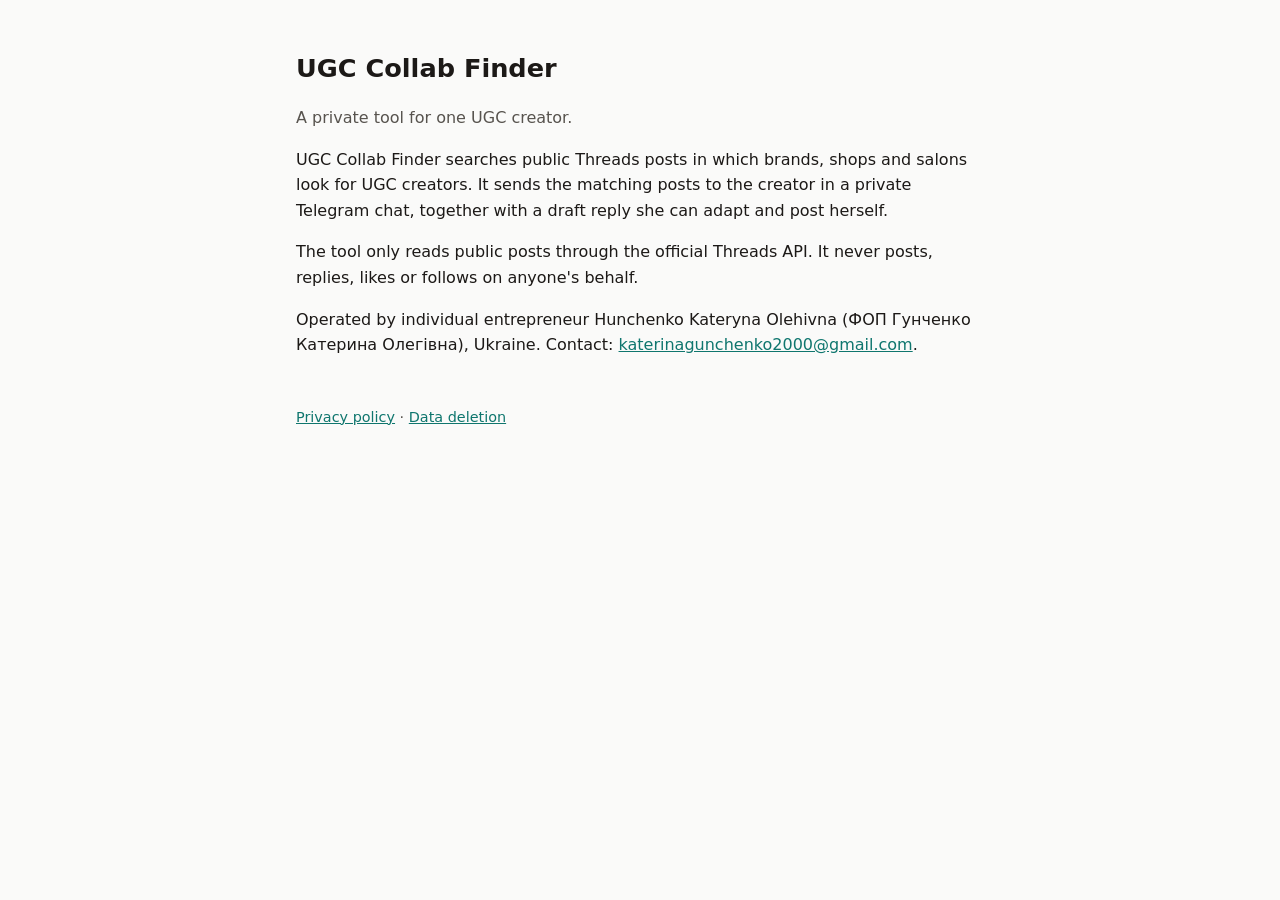
<file: index.html>
<!doctype html>
<html lang="en">
<head>
  <meta charset="utf-8">
  <meta name="viewport" content="width=device-width, initial-scale=1">
  <title>UGC Collab Finder</title>
  <link rel="stylesheet" href="style.css">
</head>
<body>
<main>
  <h1>UGC Collab Finder</h1>
  <p class="muted">A private tool for one UGC creator.</p>

  <p>UGC Collab Finder searches public Threads posts in which brands, shops and salons look for UGC creators.
    It sends the matching posts to the creator in a private Telegram chat, together with a draft reply she can
    adapt and post herself.</p>

  <p>The tool only reads public posts through the official Threads API. It never posts, replies, likes or
    follows on anyone's behalf.</p>

  <p>Operated by individual entrepreneur Hunchenko Kateryna Olehivna (ФОП Гунченко Катерина Олегівна), Ukraine.
    Contact: <a href="mailto:katerinagunchenko2000@gmail.com">katerinagunchenko2000@gmail.com</a>.</p>

  <footer class="muted"><a href="privacy/">Privacy policy</a> · <a href="data-deletion/">Data deletion</a></footer>
</main>
</body>
</html>
</file>
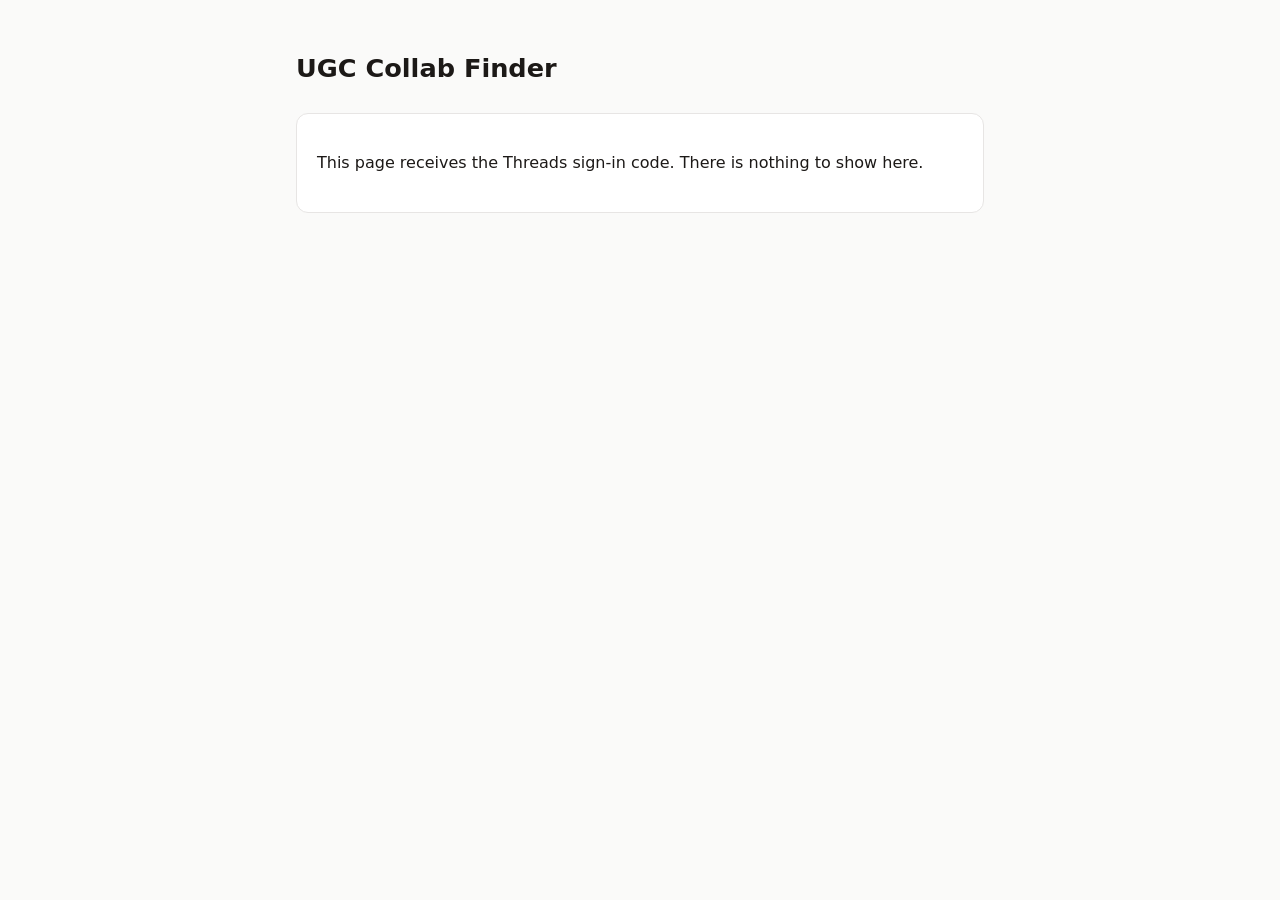
<file: callback/index.html>
<!doctype html>
<html lang="en">
<head>
  <meta charset="utf-8">
  <meta name="viewport" content="width=device-width, initial-scale=1">
  <meta name="robots" content="noindex">
  <meta name="referrer" content="no-referrer">
  <title>UGC Collab Finder: sign-in</title>
  <link rel="stylesheet" href="../style.css">
</head>
<body>
<main>
  <h1>UGC Collab Finder</h1>

  <div id="ok" class="card" hidden>
    <p><b>Threads sign-in is complete.</b> Copy the code below and send it to Alex. It works once and expires in
      one hour.</p>
    <p lang="ru" class="muted">Вход через Threads выполнен. Скопируйте код и отправьте Алексу. Код одноразовый и
      действует один час.</p>
    <textarea id="code" readonly aria-label="Authorization code"></textarea>
    <button id="copy" type="button">Copy code</button>
  </div>

  <div id="err" class="card" hidden>
    <p><b>Sign-in did not complete.</b></p>
    <p id="err-text" class="muted"></p>
  </div>

  <div id="none" class="card" hidden>
    <p>This page receives the Threads sign-in code. There is nothing to show here.</p>
  </div>
</main>
<script>
  // The code stays in this browser tab: nothing is sent anywhere. It is useless without the app secret.
  const params = new URLSearchParams(location.search);
  const code = params.get('code');
  const error = params.get('error_description') || params.get('error_reason') || params.get('error');
  if (code) {
    document.getElementById('code').value = code;
    document.getElementById('ok').hidden = false;
  } else if (error) {
    document.getElementById('err-text').textContent = error;
    document.getElementById('err').hidden = false;
  } else {
    document.getElementById('none').hidden = false;
  }
  // Keep the code out of the address bar and browser history once it is on screen.
  if (location.search) history.replaceState(null, '', location.pathname);
  document.getElementById('copy').addEventListener('click', async () => {
    const box = document.getElementById('code');
    const btn = document.getElementById('copy');
    try {
      await navigator.clipboard.writeText(box.value);
    } catch (e) {
      box.select();
      document.execCommand('copy');
    }
    btn.textContent = 'Copied';
  });
</script>
</body>
</html>
</file>
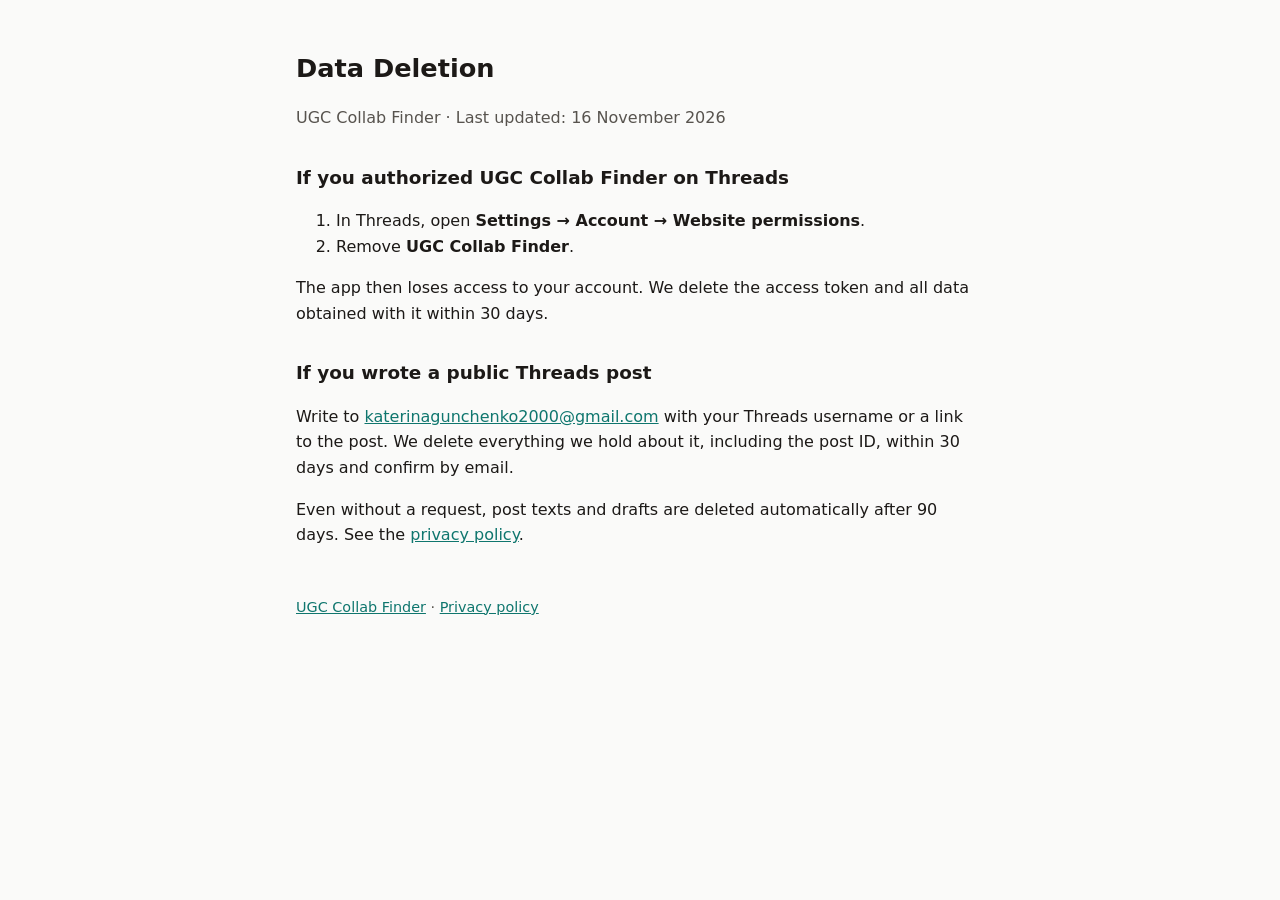
<file: data-deletion/index.html>
<!doctype html>
<html lang="en">
<head>
  <meta charset="utf-8">
  <meta name="viewport" content="width=device-width, initial-scale=1">
  <title>UGC Collab Finder: Data Deletion</title>
  <link rel="stylesheet" href="../style.css">
</head>
<body>
<main>
  <h1>Data Deletion</h1>
  <p class="muted">UGC Collab Finder · Last updated: 16 November 2026</p>

  <h2>If you authorized UGC Collab Finder on Threads</h2>
  <ol>
    <li>In Threads, open <b>Settings → Account → Website permissions</b>.</li>
    <li>Remove <b>UGC Collab Finder</b>.</li>
  </ol>
  <p>The app then loses access to your account. We delete the access token and all data obtained with it within
    30 days.</p>

  <h2>If you wrote a public Threads post</h2>
  <p>Write to <a href="mailto:katerinagunchenko2000@gmail.com">katerinagunchenko2000@gmail.com</a> with your
    Threads username or a link to the post. We delete everything we hold about it, including the post ID, within
    30 days and confirm by email.</p>

  <p>Even without a request, post texts and drafts are deleted automatically after 90 days. See the
    <a href="../privacy/">privacy policy</a>.</p>

  <footer class="muted"><a href="../">UGC Collab Finder</a> · <a href="../privacy/">Privacy policy</a></footer>
</main>
</body>
</html>
</file>
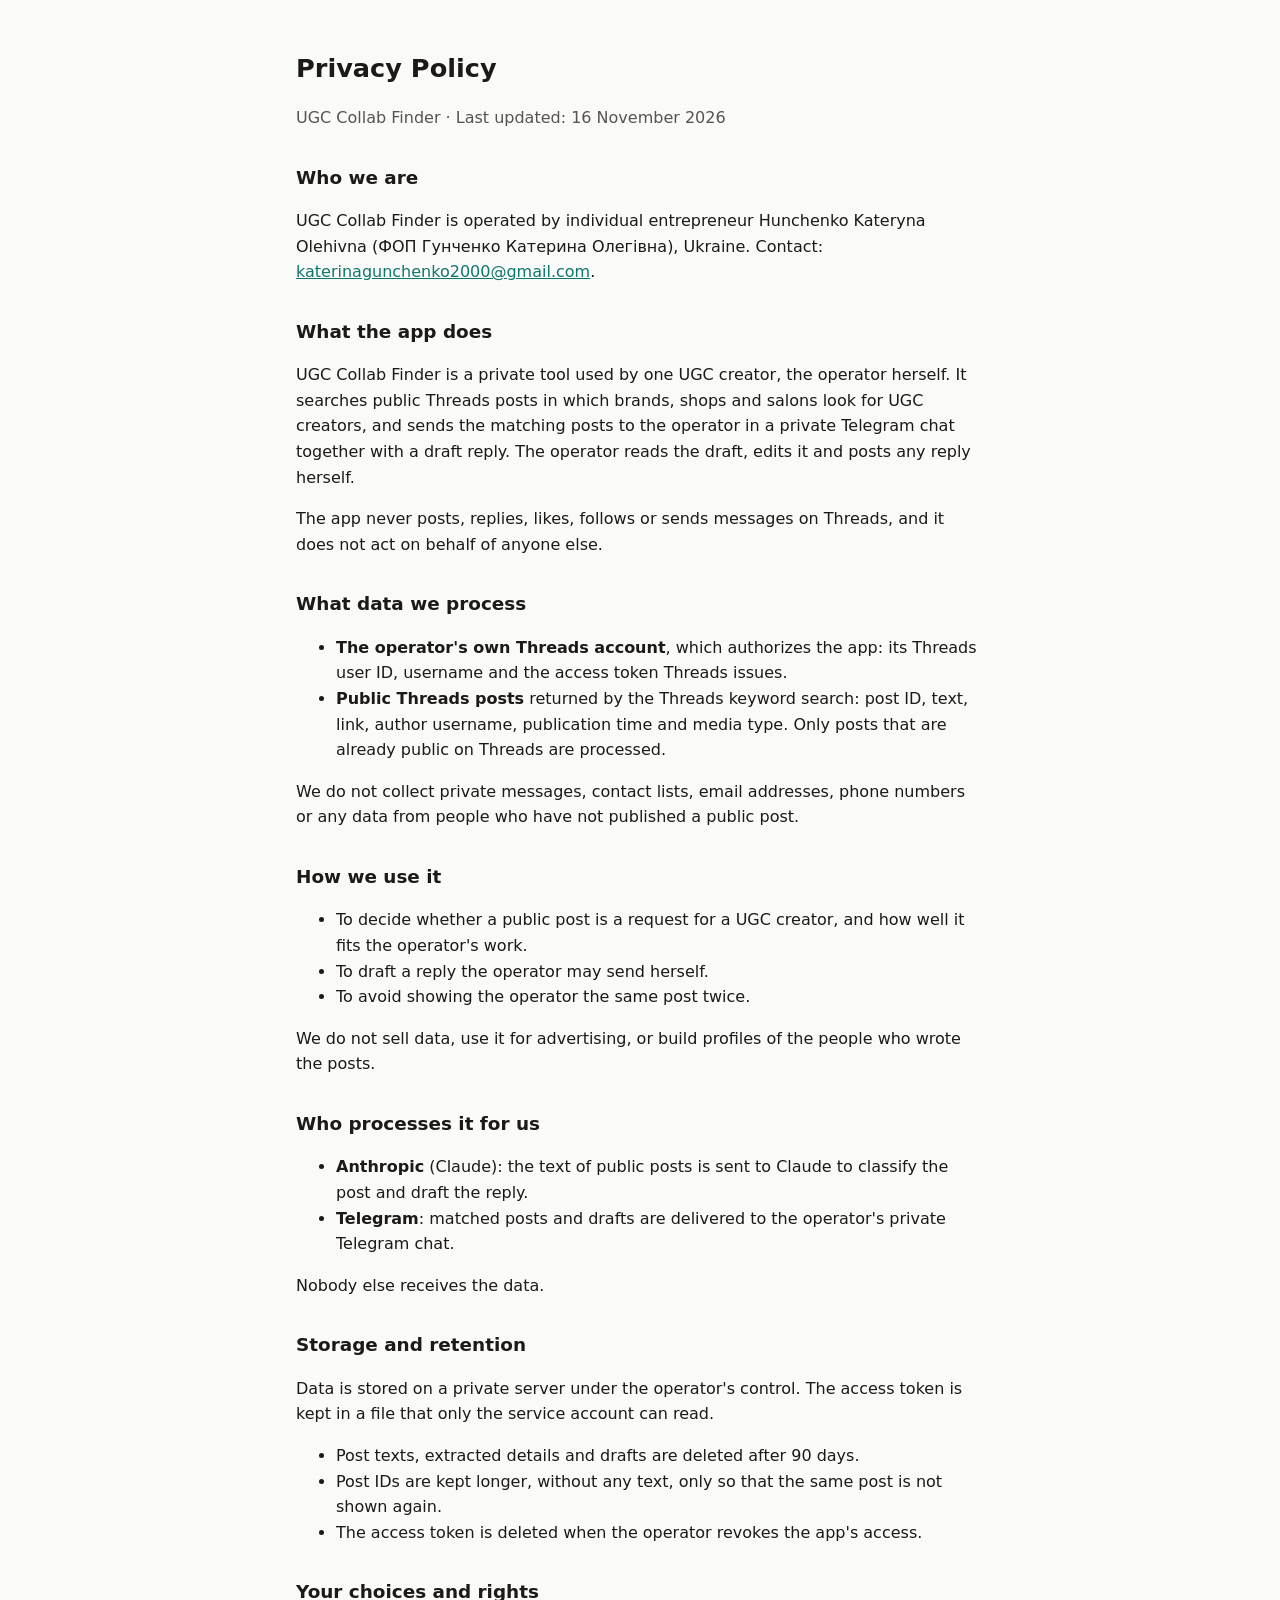
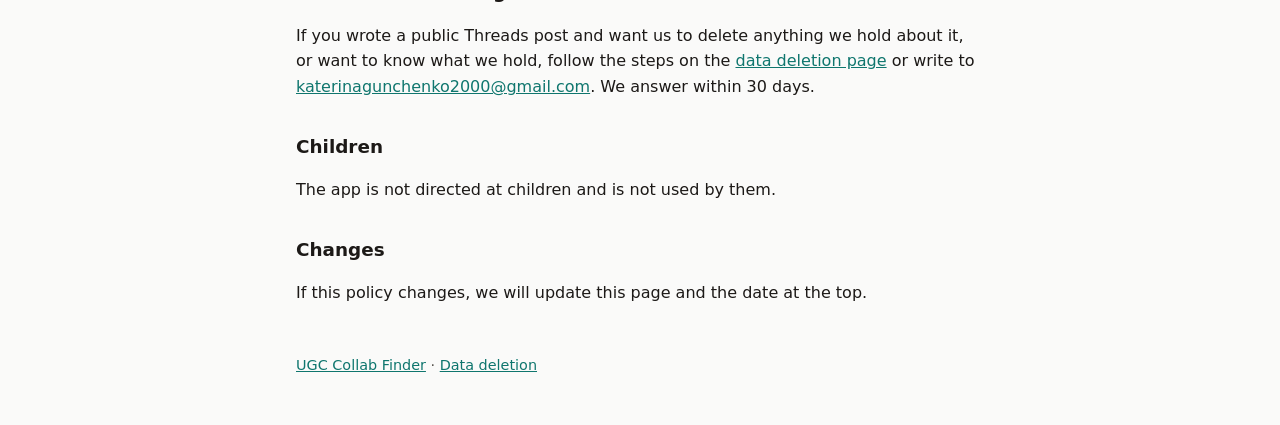
<file: privacy/index.html>
<!doctype html>
<html lang="en">
<head>
  <meta charset="utf-8">
  <meta name="viewport" content="width=device-width, initial-scale=1">
  <title>UGC Collab Finder: Privacy Policy</title>
  <link rel="stylesheet" href="../style.css">
</head>
<body>
<main>
  <h1>Privacy Policy</h1>
  <p class="muted">UGC Collab Finder · Last updated: 16 November 2026</p>

  <h2>Who we are</h2>
  <p>UGC Collab Finder is operated by individual entrepreneur Hunchenko Kateryna Olehivna
    (ФОП Гунченко Катерина Олегівна), Ukraine. Contact:
    <a href="mailto:katerinagunchenko2000@gmail.com">katerinagunchenko2000@gmail.com</a>.</p>

  <h2>What the app does</h2>
  <p>UGC Collab Finder is a private tool used by one UGC creator, the operator herself. It searches public
    Threads posts in which brands, shops and salons look for UGC creators, and sends the matching posts to the
    operator in a private Telegram chat together with a draft reply. The operator reads the draft, edits it and
    posts any reply herself.</p>
  <p>The app never posts, replies, likes, follows or sends messages on Threads, and it does not act on behalf of
    anyone else.</p>

  <h2>What data we process</h2>
  <ul>
    <li><b>The operator's own Threads account</b>, which authorizes the app: its Threads user ID, username and
      the access token Threads issues.</li>
    <li><b>Public Threads posts</b> returned by the Threads keyword search: post ID, text, link, author
      username, publication time and media type. Only posts that are already public on Threads are processed.</li>
  </ul>
  <p>We do not collect private messages, contact lists, email addresses, phone numbers or any data from people
    who have not published a public post.</p>

  <h2>How we use it</h2>
  <ul>
    <li>To decide whether a public post is a request for a UGC creator, and how well it fits the operator's work.</li>
    <li>To draft a reply the operator may send herself.</li>
    <li>To avoid showing the operator the same post twice.</li>
  </ul>
  <p>We do not sell data, use it for advertising, or build profiles of the people who wrote the posts.</p>

  <h2>Who processes it for us</h2>
  <ul>
    <li><b>Anthropic</b> (Claude): the text of public posts is sent to Claude to classify the post and draft the
      reply.</li>
    <li><b>Telegram</b>: matched posts and drafts are delivered to the operator's private Telegram chat.</li>
  </ul>
  <p>Nobody else receives the data.</p>

  <h2>Storage and retention</h2>
  <p>Data is stored on a private server under the operator's control. The access token is kept in a file that
    only the service account can read.</p>
  <ul>
    <li>Post texts, extracted details and drafts are deleted after 90 days.</li>
    <li>Post IDs are kept longer, without any text, only so that the same post is not shown again.</li>
    <li>The access token is deleted when the operator revokes the app's access.</li>
  </ul>

  <h2>Your choices and rights</h2>
  <p>If you wrote a public Threads post and want us to delete anything we hold about it, or want to know what we
    hold, follow the steps on the <a href="../data-deletion/">data deletion page</a> or write to
    <a href="mailto:katerinagunchenko2000@gmail.com">katerinagunchenko2000@gmail.com</a>. We answer within
    30 days.</p>

  <h2>Children</h2>
  <p>The app is not directed at children and is not used by them.</p>

  <h2>Changes</h2>
  <p>If this policy changes, we will update this page and the date at the top.</p>

  <footer class="muted"><a href="../">UGC Collab Finder</a> · <a href="../data-deletion/">Data deletion</a></footer>
</main>
</body>
</html>
</file>
<file: style.css>
:root {
  --bg: #fafaf9;
  --fg: #1c1917;
  --muted: #57534e;
  --card: #ffffff;
  --line: #e7e5e4;
  --accent: #0f766e;
}
@media (prefers-color-scheme: dark) {
  :root {
    --bg: #1c1917;
    --fg: #f5f5f4;
    --muted: #a8a29e;
    --card: #292524;
    --line: #44403c;
    --accent: #2dd4bf;
  }
}
* { box-sizing: border-box; }
body {
  margin: 0;
  background: var(--bg);
  color: var(--fg);
  font: 16px/1.6 system-ui, -apple-system, "Segoe UI", Roboto, sans-serif;
}
main { max-width: 720px; margin: 0 auto; padding: 48px 16px; }
h1 { font-size: 1.6rem; margin: 0 0 8px; }
h2 { font-size: 1.15rem; margin: 32px 0 8px; }
p, li { color: var(--fg); }
.muted { color: var(--muted); }
a { color: var(--accent); }
.card {
  background: var(--card);
  border: 1px solid var(--line);
  border-radius: 12px;
  padding: 20px;
  margin: 24px 0;
}
textarea {
  width: 100%;
  min-height: 7em;
  padding: 12px;
  border: 1px solid var(--line);
  border-radius: 8px;
  background: var(--bg);
  color: var(--fg);
  font: 14px/1.4 ui-monospace, SFMono-Regular, Menlo, monospace;
  word-break: break-all;
  resize: vertical;
}
button {
  margin-top: 12px;
  padding: 10px 18px;
  border: 0;
  border-radius: 8px;
  background: var(--accent);
  color: var(--bg);
  font: inherit;
  font-weight: 600;
  cursor: pointer;
}
footer { margin-top: 48px; font-size: 0.9rem; }
</file>
